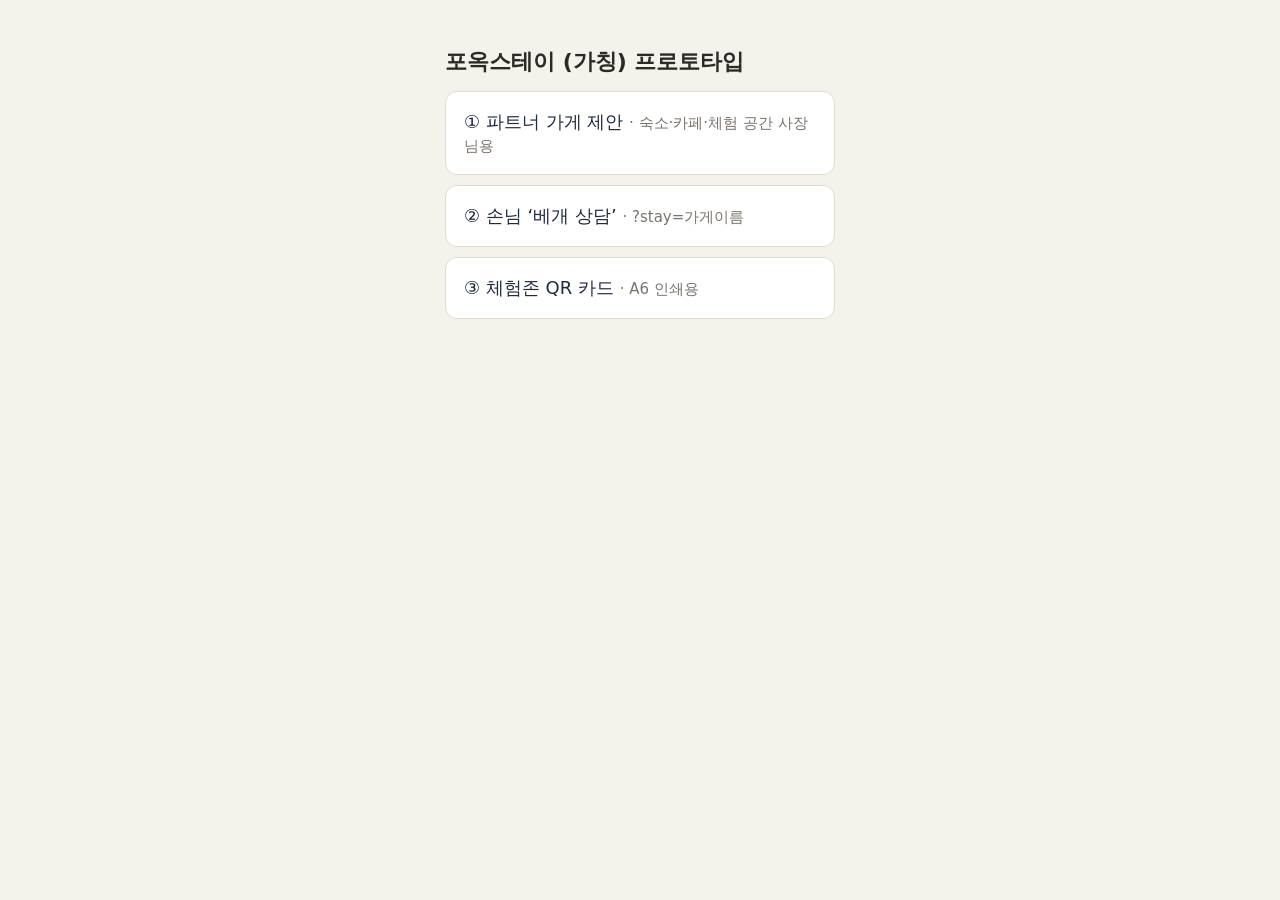
<file: index.html>
<!doctype html>
<html lang="ko"><head><meta charset="utf-8"><meta name="viewport" content="width=device-width,initial-scale=1">
<title>포옥스테이 프로토타입</title>
<style>body{font-family:system-ui,sans-serif;background:#f5f1eb;color:#2b2a27;padding:32px 20px;max-width:390px;margin:auto}a{display:block;padding:18px;margin:10px 0;background:#fff;border:1px solid #e2dbd0;border-radius:12px;color:#1f2a44;text-decoration:none;font-size:18px}small{color:#7a746b}</style>
</head><body>
<h1 style="font-size:22px">포옥스테이 (가칭) 프로토타입</h1>
<a href="partner.html">① 파트너 가게 제안 <small>· 숙소·카페·체험 공간 사장님용</small></a>
<a href="guest.html?stay=바다커피">② 손님 ‘베개 상담’ <small>· ?stay=가게이름</small></a>
<a href="card.html?stay=바다커피">③ 체험존 QR 카드 <small>· A6 인쇄용</small></a>
</body></html>
</file>
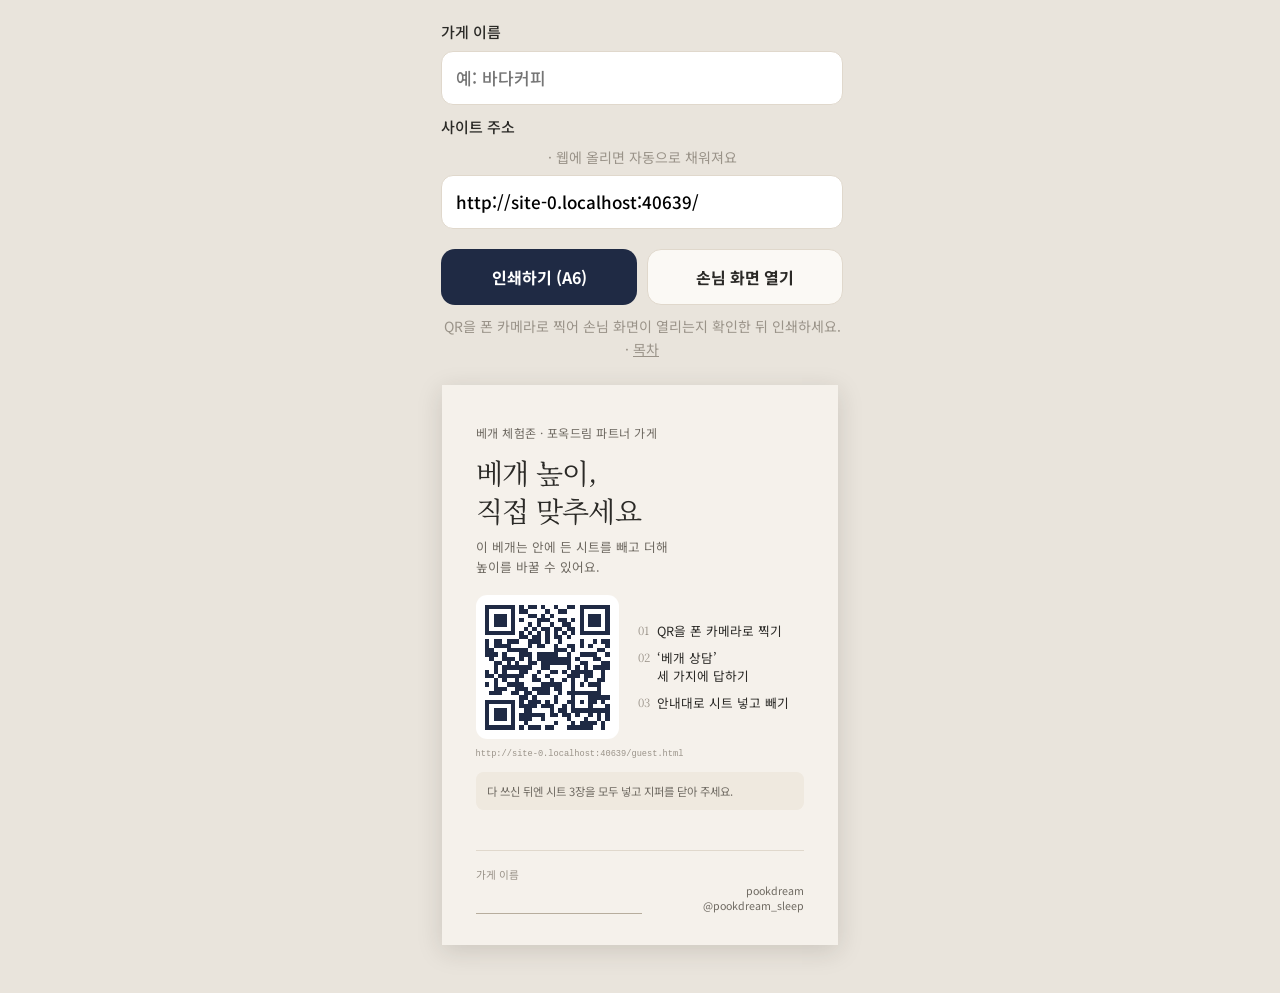
<file: card.html>
<!doctype html>
<html lang="ko">
<head>
<meta charset="utf-8">
<meta name="viewport" content="width=device-width,initial-scale=1">
<title>체험존 QR 카드 (A6)</title>
<link rel="stylesheet" href="common.css?v=2">
<style>
  @page{size:105mm 148mm;margin:0}
  body{background:#e9e4dc;font-size:16px}
  .tools{max-width:430px;margin:0 auto;padding:20px 16px 8px;display:grid;gap:10px}
  .tools label{display:grid;gap:6px;font-size:15px;font-weight:500}
  .tools input{font:inherit;font-size:17px;min-height:54px;padding:10px 14px;border-radius:12px;border:1.5px solid var(--line);background:#fff}
  .tools .row{display:grid;grid-template-columns:1fr 1fr;gap:10px}
  .tools .btn{min-height:54px;font-size:16px}
  .tools .note{text-align:center}

  .sheet-wrap{display:flex;justify-content:center;padding:16px 16px 48px}
  /* A6 = 105 × 148mm */
  .card{width:105mm;height:148mm;background:var(--bg);color:var(--ink);padding:10mm 9mm 8mm;display:flex;flex-direction:column;box-shadow:0 6px 24px rgba(40,35,25,.15);position:relative;overflow:hidden}
  .card .eyebrow{font-size:9pt;letter-spacing:.04em}
  .card h1{font-family:var(--serif);font-weight:400;font-size:21pt;line-height:1.35;letter-spacing:-0.03em;margin:3mm 0 2mm}
  .card .sub{font-size:9.5pt;color:var(--sub);line-height:1.55}
  .qr-row{display:grid;grid-template-columns:38mm 1fr;gap:5mm;align-items:center;margin:5mm 0 4mm}
  .qr{width:38mm;height:38mm;border-radius:3mm;background:#fff;padding:2.5mm;display:flex;align-items:center;justify-content:center}
  .qr svg{width:100%;height:100%;display:block}
  .qr.empty{border:1.2px dashed #a99f8f;font-size:8pt;color:var(--faint);text-align:center}
  .steps{list-style:none;font-size:9.5pt;line-height:1.45;display:grid;gap:2.2mm}
  .steps li{display:grid;grid-template-columns:5mm 1fr}
  .steps span{font-family:var(--serif);color:var(--faint);font-size:8.5pt}
  .url{font-family:ui-monospace,Consolas,monospace;font-size:6.5pt;color:var(--faint);word-break:break-all;margin-top:-2mm}
  .stay-line{margin-top:auto;border-top:1px solid var(--line);padding-top:4mm;display:flex;align-items:flex-end;justify-content:space-between;gap:4mm}
  .stay-line .k{font-size:8pt;color:var(--faint)}
  .stay-line .v{font-family:var(--serif);font-size:14pt;border-bottom:1px solid #b7ad9d;min-width:44mm;padding-bottom:1mm;min-height:8mm}
  .stay-line .brand{font-size:8pt;color:var(--sub);text-align:right;line-height:1.4}
  .keep{font-size:8.5pt;color:var(--sub);background:#efe9df;border-radius:2mm;padding:2.5mm 3mm;margin-bottom:4mm}

  @media print{
    body{background:none}
    .tools{display:none}
    .sheet-wrap{padding:0}
    .card{box-shadow:none}
    *{-webkit-print-color-adjust:exact;print-color-adjust:exact}
  }
  @media screen and (max-width:440px){
    /* 폰 화면에서는 카드 비율 그대로 축소해 미리보기 */
    .sheet-wrap{padding:8px 0 40px}
    .card{zoom:0.86}
  }
</style>
</head>
<body>
<div class="tools">
  <label>가게 이름<input id="stayInput" maxlength="20" placeholder="예: 바다커피"></label>
  <label>사이트 주소 <span class="note" style="font-weight:400">· 웹에 올리면 자동으로 채워져요</span><input id="baseInput" inputmode="url" placeholder="https://pookstay.netlify.app/"></label>
  <p class="err" id="baseWarn" style="font-size:14px;color:#a1452f"></p>
  <div class="row">
    <button class="btn btn-navy" type="button" onclick="print()">인쇄하기 (A6)</button>
    <a class="btn btn-line" id="toGuest" href="guest.html">손님 화면 열기</a>
  </div>
  <p class="note">QR을 폰 카메라로 찍어 손님 화면이 열리는지 확인한 뒤 인쇄하세요. · <a href="index.html">목차</a></p>
</div>

<div class="sheet-wrap">
  <article class="card">
    <p class="eyebrow">베개 체험존 · 포옥드림 파트너 가게</p>
    <h1>베개 높이,<br>직접 맞추세요</h1>
    <p class="sub">이 베개는 안에 든 시트를 빼고 더해<br>높이를 바꿀 수 있어요.</p>

    <div class="qr-row">
      <div class="qr" id="qr" role="img" aria-label="손님 화면 QR 코드"></div>
      <ol class="steps">
        <li><span>01</span>QR을 폰 카메라로 찍기</li>
        <li><span>02</span>‘베개 상담’<br>세 가지에 답하기</li>
        <li><span>03</span>안내대로 시트 넣고 빼기</li>
      </ol>
    </div>
    <p class="url" id="url"></p>

    <p class="keep" style="margin-top:3mm">다 쓰신 뒤엔 시트 3장을 모두 넣고 지퍼를 닫아 주세요.</p>

    <div class="stay-line">
      <div><p class="k">가게 이름</p><p class="v" id="stayName"></p></div>
      <p class="brand">pookdream<br>@pookdream_sleep</p>
    </div>
  </article>
</div>

<script src="common.js?v=2"></script>
<script src="vendor/qrcode.min.js"></script>
<script>
  const input = document.getElementById('stayInput');
  const baseInput = document.getElementById('baseInput');

  // 기본 사이트 주소 = 지금 이 카드가 열린 폴더 (웹에 올리면 그 주소)
  const here = new URL('.', location.href).href;
  baseInput.value = new URLSearchParams(location.search).get('base') || here;

  // 텍스트 → QR SVG (오류 정정 M, 인쇄용 벡터)
  function qrSvg(text){
    const qr = qrcode(0, 'M');           // 0 = 길이에 맞춰 버전 자동 선택
    qr.addData(text);
    qr.make();
    const n = qr.getModuleCount();
    let d = '';
    for (let r = 0; r < n; r++) for (let c = 0; c < n; c++)
      if (qr.isDark(r, c)) d += `M${c} ${r}h1v1h-1z`;
    return `<svg xmlns="http://www.w3.org/2000/svg" viewBox="0 0 ${n} ${n}" shape-rendering="crispEdges"><path d="${d}" fill="#1f2a44"/></svg>`;
  }

  function guestUrl(stay){
    const raw = baseInput.value.trim();
    if (!/^https?:\/\/[^/]+/i.test(raw)) return null;
    let base;
    try { base = new URL(raw); } catch { return null; }
    // 폴더 주소로 맞춤: .../card.html → .../ , .../pookstay → .../pookstay/
    if (!base.pathname.endsWith('/'))
      base.pathname = /\.[a-z0-9]+$/i.test(base.pathname) ? base.pathname.replace(/[^/]*$/, '') : base.pathname + '/';
    base.search = ''; base.hash = '';
    return new URL(withStay('guest.html', stay), base).href;   // 한글은 %인코딩 → 어떤 QR 앱도 읽음
  }

  function render(){
    const stay = input.value.trim().slice(0,20);
    document.getElementById('stayName').textContent = stay;
    document.getElementById('toGuest').href = withStay('guest.html', stay);

    const url = guestUrl(stay), qrEl = document.getElementById('qr'), warn = document.getElementById('baseWarn');
    if (url){
      qrEl.classList.remove('empty');
      qrEl.innerHTML = qrSvg(url);
      document.getElementById('url').textContent = decodeURI(url);
      const host = new URL(url).hostname;
      warn.textContent = /^(localhost|127\.|192\.168\.|10\.)/.test(host)
        ? '지금은 이 컴퓨터 주소라 손님 폰에서는 열리지 않아요. 웹에 올린 뒤 그 주소로 인쇄하세요.' : '';
    } else {
      qrEl.classList.add('empty');
      qrEl.textContent = '사이트 주소를 넣으면 QR이 생겨요';
      document.getElementById('url').textContent = '';
      warn.textContent = '사이트 주소는 https:// 로 시작해야 해요.';
    }

    const u = new URL(location.href);
    stay ? u.searchParams.set('stay', stay) : u.searchParams.delete('stay');
    baseInput.value.trim() && baseInput.value.trim() !== here ? u.searchParams.set('base', baseInput.value.trim()) : u.searchParams.delete('base');
    history.replaceState(null, '', u);
  }
  input.value = getStay('');
  input.addEventListener('input', render);
  baseInput.addEventListener('input', render);
  render();
</script>
</body>
</html>
</file>
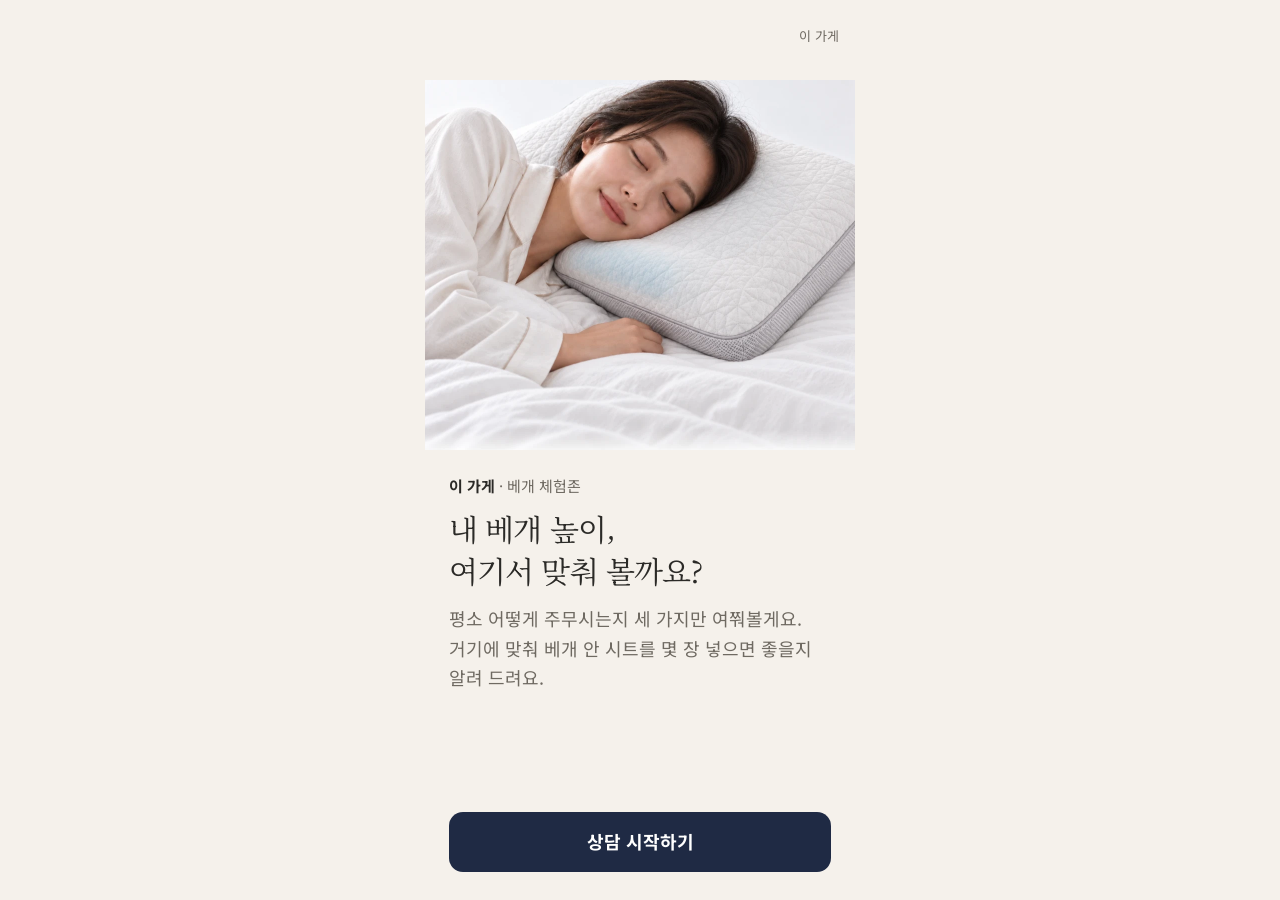
<file: guest.html>
<!doctype html>
<html lang="ko">
<head>
<meta charset="utf-8">
<meta name="viewport" content="width=device-width,initial-scale=1,viewport-fit=cover">
<title>베개 상담</title>
<link rel="stylesheet" href="common.css?v=2">
<script>
/* ============================================================
   조절 규칙 설정값 (가안) — 여기만 바꾸면 결과가 바뀝니다
   ============================================================ */
const CONFIG = {
  baseSheets:   { back: 2, side: 3, stomach: 1 },   // Q1 자세별 기본 시트 수
  preferAdjust: { low: -1, mid: 0, high: +1 },      // Q2 평소 높이 보정
  minSheets: 1,
  maxSheets: 3,
  discountPrefix: 'POOK-',                           // 할인 코드 = 접두어 + 가게이름
  buyUrl: '#',                                       // 구매 링크 (비워 둠)
  defaultStay: '이 가게',                            // ?stay= 가 없을 때
};
</script>
<style>
  body{background:var(--bg)}
  .app{display:flex;flex-direction:column;min-height:100vh;min-height:100dvh}
  .top{display:flex;align-items:center;justify-content:space-between;padding:14px 16px;min-height:60px}
  .back{background:none;border:0;font:inherit;font-size:16px;color:var(--sub);min-height:44px;padding:0 8px;cursor:pointer}
  .back[hidden]{display:block;visibility:hidden}
  .dots{display:flex;gap:6px}
  .dots i{width:8px;height:8px;border-radius:50%;background:var(--line)}
  .dots i.on{background:var(--navy)}
  .stay-chip{font-size:13px;color:var(--sub);max-width:46%;text-align:right;white-space:nowrap;overflow:hidden;text-overflow:ellipsis}

  .screen{display:none;flex:1;flex-direction:column;padding:8px 24px calc(28px + env(safe-area-inset-bottom));animation:in .28s ease}
  .screen.on{display:flex}
  @keyframes in{from{opacity:0;transform:translateY(8px)}to{opacity:1;transform:none}}
  .grow{flex:1}
  .q-no{font-family:var(--serif);color:var(--faint);font-size:16px;margin-top:12px}
  .q{font-size:27px;font-weight:700;line-height:1.42;letter-spacing:-0.03em;margin:8px 0 28px}
  .opts{display:grid;gap:12px}
  .opt{display:flex;align-items:center;gap:16px;width:100%;min-height:76px;padding:14px 20px;border-radius:16px;border:1.5px solid var(--line);background:var(--paper);font:inherit;font-size:20px;font-weight:500;color:var(--ink);text-align:left;cursor:pointer;transition:border-color .15s,background .15s}
  .opt:active,.opt.sel{border-color:var(--navy);background:#eef0f5}
  .opt svg{flex:none;width:44px;height:44px}
  .opt small{display:block;font-size:14px;color:var(--sub);font-weight:400}

  /* 시작 */
  .start-photo{margin:0 -24px 24px}
  .welcome{font-size:15px;color:var(--sub)}
  .welcome b{color:var(--ink)}

  /* 결과 */
  .result-k{font-size:16px;color:var(--sub);margin-top:6px}
  .result-v{font-family:var(--serif);font-size:34px;line-height:1.35;letter-spacing:-0.03em;margin:4px 0 20px}
  .result-v b{font-weight:600;color:var(--navy)}
  .stack{background:var(--paper);border:1px solid var(--line);border-radius:16px;padding:18px 18px 16px;display:grid;grid-template-columns:1fr 120px;gap:16px;align-items:center}
  .stack .bars{display:grid;gap:6px}
  .stack .bar{height:20px;border-radius:10px;background:var(--sheet);border:1.5px solid #9fbad6}
  .stack .bar.off{background:transparent;border:1.5px dashed var(--line)}
  .stack .base{height:8px;border-radius:4px;background:#d9d3c9;margin-top:2px}
  .stack p{font-size:14px;color:var(--sub);line-height:1.5}
  .stack p b{color:var(--ink);font-size:16px}
  .neck{margin-top:12px;display:grid;grid-template-columns:72px 1fr;gap:14px;align-items:center;background:#efe9df;border-radius:16px;padding:14px 16px}
  .neck .crop{border-radius:50%;aspect-ratio:1/1!important}
  .neck b{display:block;font-size:17px}
  .neck span{font-size:14px;color:var(--sub)}
  .how{display:grid;grid-template-columns:repeat(3,1fr);gap:8px;margin:18px 0 6px}
  .how figure{font-size:13px;color:var(--sub);text-align:center;line-height:1.4}
  .how .crop{border-radius:10px;margin-bottom:6px;aspect-ratio:1/1!important}

  .adjust-box{background:var(--paper);border:1px solid var(--line);border-radius:16px;padding:22px 20px;margin-top:6px}
  .adjust-box .big{font-family:var(--serif);font-size:28px;line-height:1.4;margin-bottom:10px}

  /* 마지막 */
  .end-photo{margin:0 -24px 24px}
  .codebox{display:flex;align-items:center;justify-content:space-between;gap:12px;background:var(--paper);border:1.5px dashed #c9bfae;border-radius:14px;padding:14px 16px;margin:22px 0 6px}
  .codebox code{font-family:ui-monospace,Consolas,monospace;font-size:19px;letter-spacing:.03em;overflow-wrap:anywhere}
  .codebox button{flex:none;min-height:44px;padding:0 14px;border-radius:10px;border:1px solid var(--line);background:#fff;font:inherit;font-size:15px;cursor:pointer}
  .mysetting{margin-top:18px;font-size:15px;color:var(--sub);border-top:1px solid var(--line);padding-top:14px}
  .actions{display:grid;gap:10px;margin-top:24px}
</style>
</head>
<body>
<div class="app">
  <div class="top">
    <button class="back" id="backBtn" type="button" hidden>‹ 이전</button>
    <div class="dots" id="dots" aria-hidden="true"><i></i><i></i><i></i></div>
    <span class="stay-chip" id="stayChip"></span>
  </div>

  <!-- 시작 -->
  <section class="screen" data-s="start">
    <div class="start-photo crop" data-crop="11.webp 0 440 860 1180" data-alt="데일리핏 베개를 베고 자는 모습"></div>
    <p class="welcome"><b class="js-stay"></b> · 베개 체험존</p>
    <h1 class="h1" style="margin:8px 0 12px">내 베개 높이,<br>여기서 맞춰 볼까요?</h1>
    <p class="lead">평소 어떻게 주무시는지 세 가지만 여쭤볼게요. 거기에 맞춰 베개 안 시트를 몇 장 넣으면 좋을지 알려 드려요.</p>
    <div class="grow"></div>
    <button class="btn btn-navy" type="button" data-go="q1" style="margin-top:28px">상담 시작하기</button>
  </section>

  <!-- Q1 -->
  <section class="screen" data-s="q1" data-step="1">
    <p class="q-no">상담 1 / 3</p>
    <h2 class="q">먼저, 주로 어떻게<br>주무세요?</h2>
    <div class="opts">
      <button class="opt" type="button" data-q="pose" data-v="back"><svg viewBox="0 0 44 44" fill="none" stroke="#1f2a44" stroke-width="2"><rect x="3" y="26" width="38" height="6" rx="3"/><circle cx="10" cy="20" r="5"/><path d="M15 22h24" stroke-linecap="round"/></svg>바로 누워서</button>
      <button class="opt" type="button" data-q="pose" data-v="side"><svg viewBox="0 0 44 44" fill="none" stroke="#1f2a44" stroke-width="2"><rect x="3" y="26" width="38" height="6" rx="3"/><circle cx="10" cy="17" r="5"/><path d="M15 19c6 0 8 4 13 4s8-4 11-4" stroke-linecap="round"/></svg>옆으로</button>
      <button class="opt" type="button" data-q="pose" data-v="stomach"><svg viewBox="0 0 44 44" fill="none" stroke="#1f2a44" stroke-width="2"><rect x="3" y="26" width="38" height="6" rx="3"/><circle cx="10" cy="21" r="5"/><path d="M15 24h24M30 20l4 4" stroke-linecap="round"/></svg>엎드려서</button>
    </div>
  </section>

  <!-- Q2 -->
  <section class="screen" data-s="q2" data-step="2">
    <p class="q-no">상담 2 / 3</p>
    <h2 class="q">집에서는 어떤 베개가<br>편하셨어요?</h2>
    <div class="opts">
      <button class="opt" type="button" data-q="prefer" data-v="low"><svg viewBox="0 0 44 44" fill="none" stroke="#1f2a44" stroke-width="2"><path d="M5 30c4-4 30-4 34 0z"/></svg>낮은 편</button>
      <button class="opt" type="button" data-q="prefer" data-v="mid"><svg viewBox="0 0 44 44" fill="none" stroke="#1f2a44" stroke-width="2"><path d="M5 30c2-8 32-8 34 0z"/></svg>보통</button>
      <button class="opt" type="button" data-q="prefer" data-v="high"><svg viewBox="0 0 44 44" fill="none" stroke="#1f2a44" stroke-width="2"><path d="M5 30c1-13 33-13 34 0z"/></svg>높은 편</button>
    </div>
  </section>

  <!-- Q3 -->
  <section class="screen" data-s="q3" data-step="3">
    <p class="q-no">상담 3 / 3</p>
    <h2 class="q">마지막으로, 자고 나면<br>목이 뻐근한 편이세요?</h2>
    <div class="opts">
      <button class="opt" type="button" data-q="neck" data-v="yes">네</button>
      <button class="opt" type="button" data-q="neck" data-v="no">아니요</button>
    </div>
  </section>

  <!-- 결과 -->
  <section class="screen" data-s="result">
    <p class="result-k">상담 결과 · 내게 맞는 높이</p>
    <h2 class="result-v">시트 <b class="js-n"></b>장을<br>넣어 주세요</h2>
    <div class="stack">
      <div><div class="bars js-bars"></div><div class="base"></div></div>
      <p><b class="js-n-text"></b><br><span class="js-off-text"></span></p>
    </div>
    <div class="neck js-neck" hidden>
      <div class="crop" data-crop="8.webp 62 1205 202 1345" data-alt="넥서포트존 시트"></div>
      <div><b>목 쪽을 조금 더 채워 주세요</b><span>시트의 목 쪽 칸(넥서포트존) 충전재는 더 풍성하게, 머리 쪽은 조금 덜어 낮게 맞춰 보세요.</span></div>
    </div>
    <div class="how">
      <figure><div class="crop" data-crop="17.webp 40 322 245 527" data-alt="지퍼를 여는 모습"></div>지퍼를 열고</figure>
      <figure><div class="crop" data-crop="17.webp 262 562 466 766" data-alt="시트를 빼는 모습"></div>시트를 넣고 빼고</figure>
      <figure><div class="crop" data-crop="17.webp 40 800 245 1005" data-alt="지퍼를 닫은 베개"></div>지퍼를 닫아요</figure>
    </div>
    <div class="grow"></div>
    <button class="btn btn-navy" type="button" data-go="feedback" style="margin-top:20px">맞췄어요, 누워 볼게요</button>
  </section>

  <!-- 피드백 -->
  <section class="screen" data-s="feedback">
    <p class="q-no">잠깐 누워 본 뒤</p>
    <h2 class="q">잘 맞나요?</h2>
    <div class="opts">
      <button class="opt" type="button" data-fb="good">딱 맞아요</button>
      <button class="opt" type="button" data-fb="high">아직 높아요</button>
      <button class="opt" type="button" data-fb="low">아직 낮아요</button>
    </div>
    <p class="note" style="margin-top:18px">사용감은 체형과 습관에 따라 달라요. 편한 쪽으로 한 장씩 바꿔 보세요.</p>
  </section>

  <!-- 조절 안내 -->
  <section class="screen" data-s="adjust">
    <p class="q-no js-adj-k"></p>
    <div class="adjust-box">
      <p class="big js-adj-title"></p>
      <p class="lead js-adj-body" style="font-size:16px"></p>
    </div>
    <div class="stack" style="margin-top:12px">
      <div><div class="bars js-bars"></div><div class="base"></div></div>
      <p><b class="js-n-text"></b><br><span class="js-off-text"></span></p>
    </div>
    <div class="grow"></div>
    <button class="btn btn-navy" type="button" data-go="feedback" style="margin-top:24px">다시 누워 볼게요</button>
  </section>

  <!-- 마지막 -->
  <section class="screen" data-s="end">
    <div class="end-photo crop" data-crop="9.webp 40 690 820 1180" data-alt="데일리핏 베개"></div>
    <p class="eyebrow">포옥드림 파트너 가게</p>
    <h2 class="h1" style="font-size:26px;margin:8px 0 12px"><span class="js-stay-topic"></span><br>포옥드림 파트너 가게예요.</h2>
    <p class="lead">오늘 맞춰 본 높이 그대로,<br>집에서도 같은 베개로.</p>
    <div class="codebox">
      <code id="code"></code>
      <button type="button" id="copyBtn">복사</button>
    </div>
    <p class="note">할인 코드 예시예요. 할인율은 <span class="tbd">(가안)</span></p>
    <p class="mysetting">오늘 내 설정 · <b class="js-summary" style="color:var(--ink)"></b></p>
    <p class="note" style="margin-top:8px">다 써 보셨다면, 다음 손님을 위해 시트 3장을 모두 넣고 지퍼를 닫아 주세요.</p>
    <div class="actions">
      <a class="btn btn-navy" id="buyBtn" href="#">데일리핏 보러 가기</a>
      <button class="btn btn-ghost" type="button" id="restart">처음부터 다시 하기</button>
    </div>
  </section>
</div>

<script src="common.js?v=2"></script>
<script>
const stay = getStay(CONFIG.defaultStay);
const state = { pose:null, prefer:null, neck:null, n:null };
const history_ = [];
let current = null;

document.title = `${stay} · 베개 상담`;
document.querySelectorAll('.js-stay').forEach(el => el.textContent = stay);
document.getElementById('stayChip').textContent = stay;
// 받침 유무로 은/는 선택 (한글이 아니면 '은(는)')
function topic(word){
  const c = word.charCodeAt(word.length - 1);
  if (c < 0xAC00 || c > 0xD7A3) return word + '은(는)';
  return word + ((c - 0xAC00) % 28 ? '은' : '는');
}
document.querySelectorAll('.js-stay-topic').forEach(el => el.textContent = topic(stay));
document.getElementById('code').textContent = CONFIG.discountPrefix + stay.replace(/\s+/g,'');
document.getElementById('buyBtn').href = CONFIG.buyUrl;

function clamp(n){ return Math.max(CONFIG.minSheets, Math.min(CONFIG.maxSheets, n)); }
function recommend(){ return clamp(CONFIG.baseSheets[state.pose] + CONFIG.preferAdjust[state.prefer]); }

function renderStack(){
  document.querySelectorAll('.js-n').forEach(el => el.textContent = state.n);
  document.querySelectorAll('.js-bars').forEach(el => {
    el.innerHTML = '';
    for (let i = CONFIG.maxSheets; i >= 1; i--){
      const b = document.createElement('div');
      b.className = 'bar' + (i > state.n ? ' off' : '');
      el.appendChild(b);
    }
  });
  const off = CONFIG.maxSheets - state.n;
  document.querySelectorAll('.js-n-text').forEach(el => el.textContent = `시트 ${state.n}장 넣기`);
  document.querySelectorAll('.js-off-text').forEach(el =>
    el.textContent = off > 0 ? `뺀 ${off}장은 베개 옆에 잘 두어 주세요.` : '시트 3장을 모두 넣어요.');
  document.querySelector('.js-neck').hidden = state.neck !== 'yes';
  document.querySelector('.js-summary').textContent =
    `시트 ${state.n}장` + (state.neck === 'yes' ? ' + 목 쪽 조금 더' : '');
}

function show(name, push = true){
  if (push && current) history_.push(current);
  current = name;
  document.querySelectorAll('.screen').forEach(s => s.classList.toggle('on', s.dataset.s === name));
  const step = +(document.querySelector(`.screen[data-s="${name}"]`).dataset.step || 0);
  const inQuiz = step > 0;
  document.getElementById('dots').style.visibility = inQuiz ? 'visible' : 'hidden';
  document.querySelectorAll('#dots i').forEach((d,i) => d.classList.toggle('on', i < step));
  document.getElementById('backBtn').hidden = name === 'start';
  window.scrollTo(0,0);
}

document.getElementById('backBtn').onclick = () => { if (history_.length) show(history_.pop(), false); };

document.querySelectorAll('[data-go]').forEach(b => b.onclick = () => show(b.dataset.go));

document.querySelectorAll('[data-q]').forEach(b => b.onclick = () => {
  state[b.dataset.q] = b.dataset.v;
  b.parentElement.querySelectorAll('.opt').forEach(o => o.classList.toggle('sel', o === b));
  const next = { pose:'q2', prefer:'q3', neck:'result' }[b.dataset.q];
  if (next === 'result'){ state.n = recommend(); renderStack(); }
  setTimeout(() => show(next), 160);
});

document.querySelectorAll('[data-fb]').forEach(b => b.onclick = () => {
  const fb = b.dataset.fb;
  if (fb === 'good'){ show('end'); return; }
  const k = document.querySelector('.js-adj-k'), t = document.querySelector('.js-adj-title'), body = document.querySelector('.js-adj-body');
  if (fb === 'high'){
    k.textContent = '아직 높다면';
    if (state.n > CONFIG.minSheets){ state.n--; t.textContent = '시트 1장을 빼 주세요'; body.textContent = `이제 ${state.n}장이에요. 뺀 시트는 베개 옆에 잘 두어 주세요.`; }
    else { t.textContent = '이미 가장 낮은 높이예요'; body.textContent = '남은 시트 안 충전재를 조금 덜어 내면 더 낮아져요.'; }
  } else {
    k.textContent = '아직 낮다면';
    if (state.n < CONFIG.maxSheets){ state.n++; t.textContent = '시트 1장을 넣어 주세요'; body.textContent = `이제 ${state.n}장이에요. 옆에 둔 시트를 다시 넣어 주세요.`; }
    else { t.textContent = '이미 가장 높은 높이예요'; body.textContent = '목 쪽이 허전하면 시트의 목 쪽 칸(넥서포트존) 충전재를 조금 더 풍성하게 맞춰 보세요.'; }
  }
  renderStack();
  show('adjust');
});

document.getElementById('copyBtn').onclick = e => copyText(document.getElementById('code').textContent, e.currentTarget);
document.getElementById('restart').onclick = () => {
  Object.keys(state).forEach(k => state[k] = null);
  document.querySelectorAll('.opt.sel').forEach(o => o.classList.remove('sel'));
  history_.length = 0; current = null; show('start');
};

show('start');
</script>
</body>
</html>
</file>
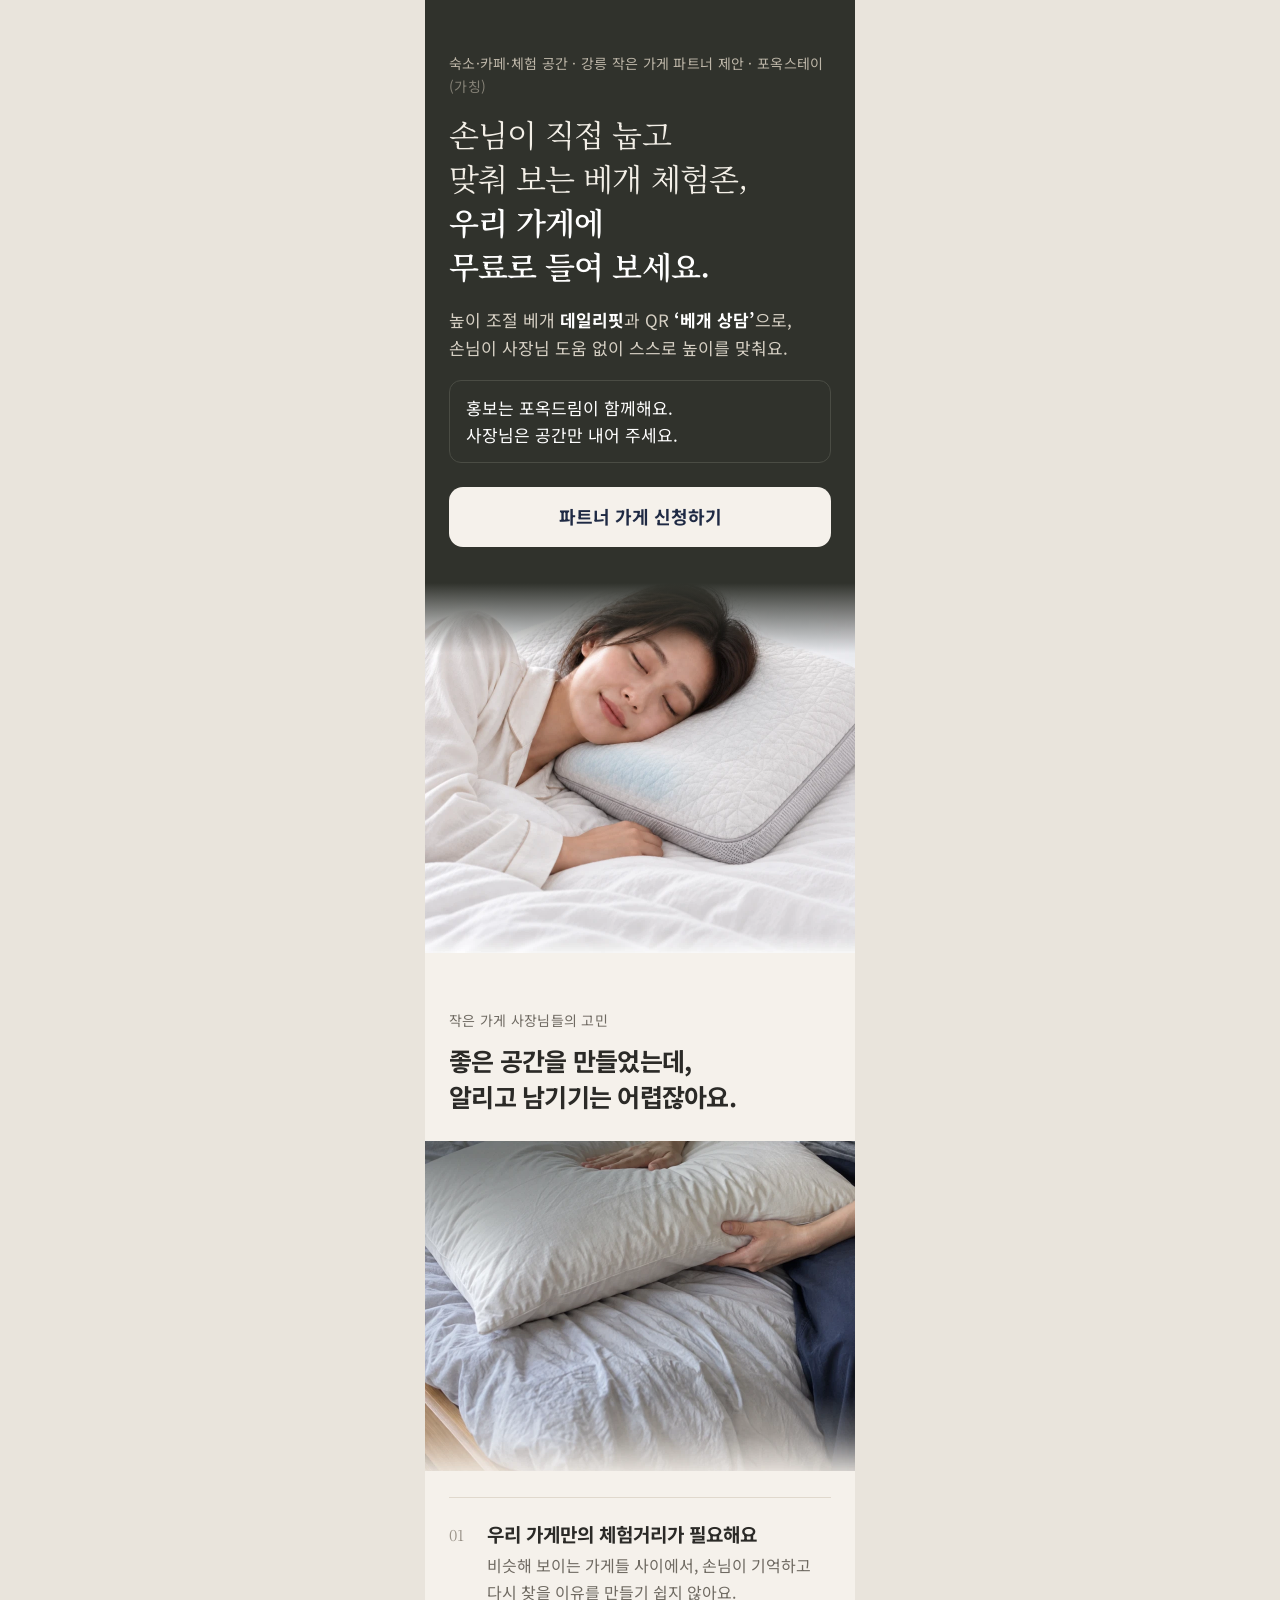
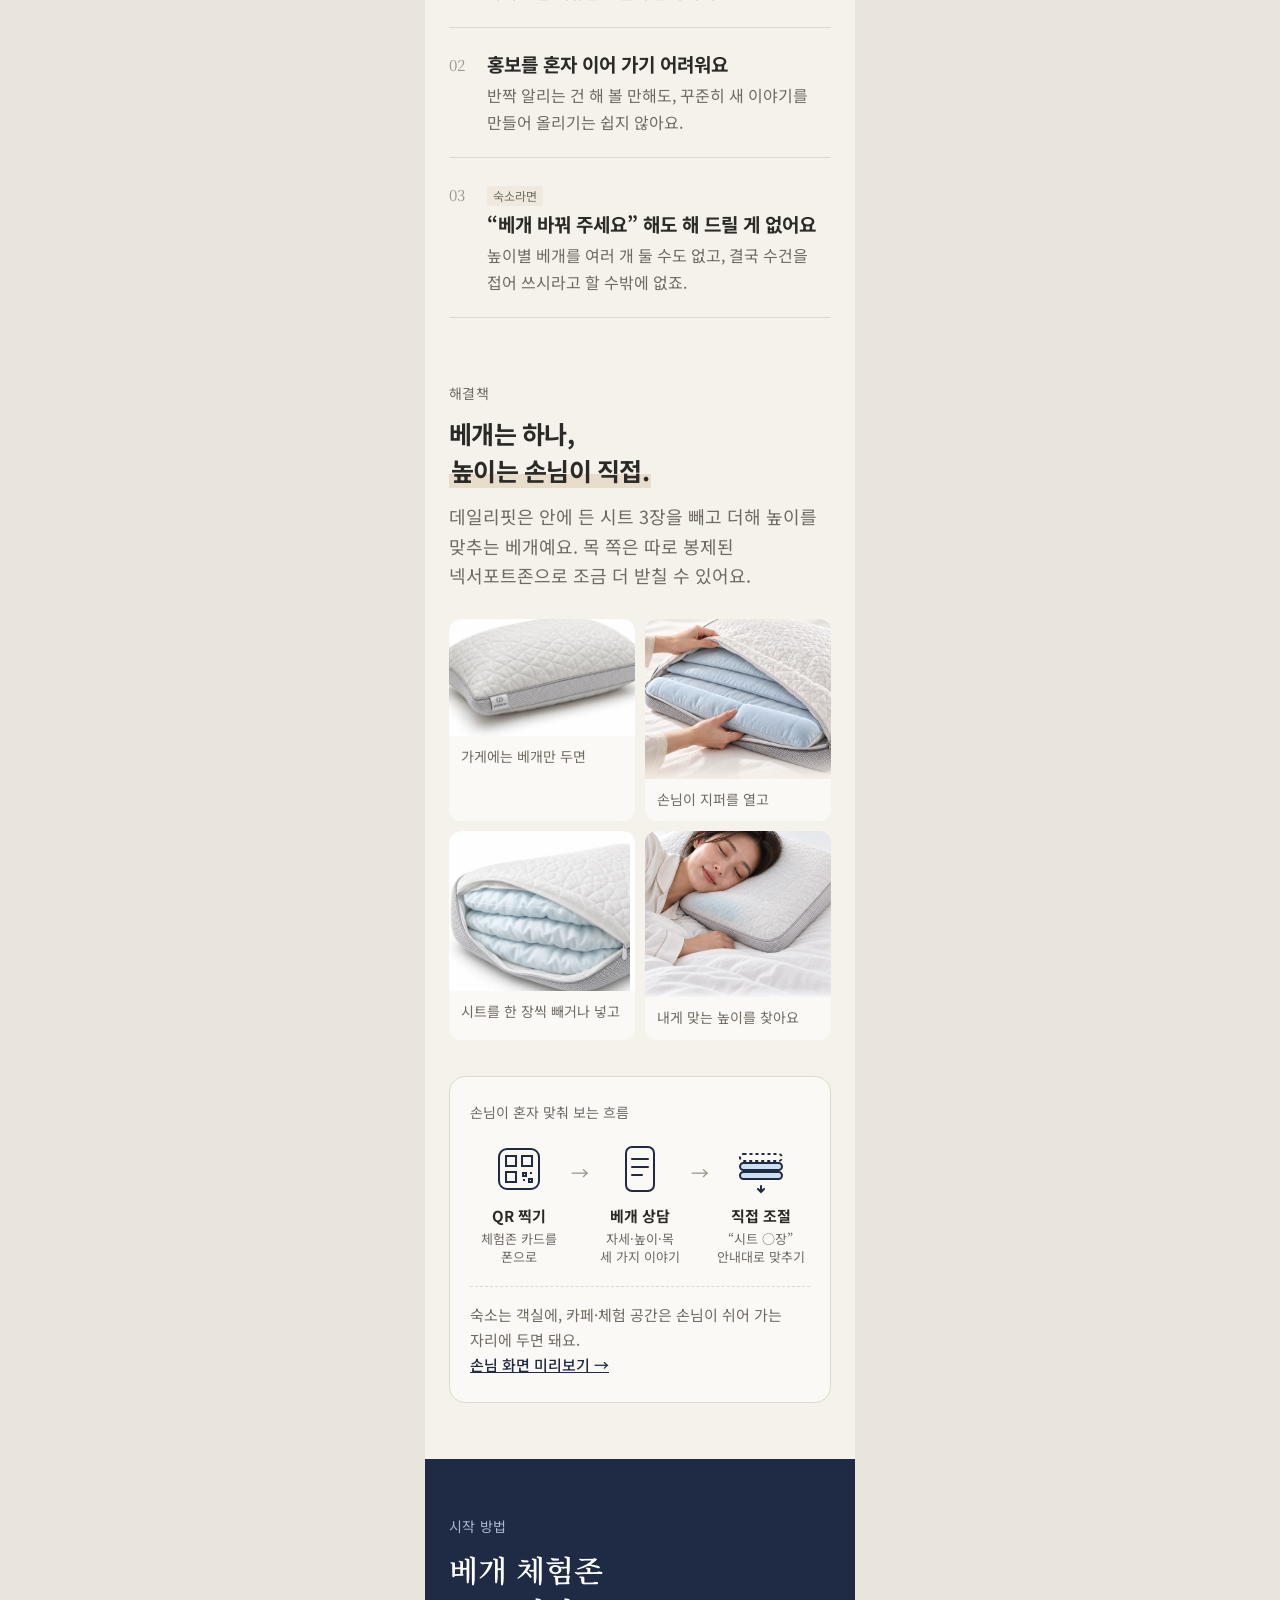
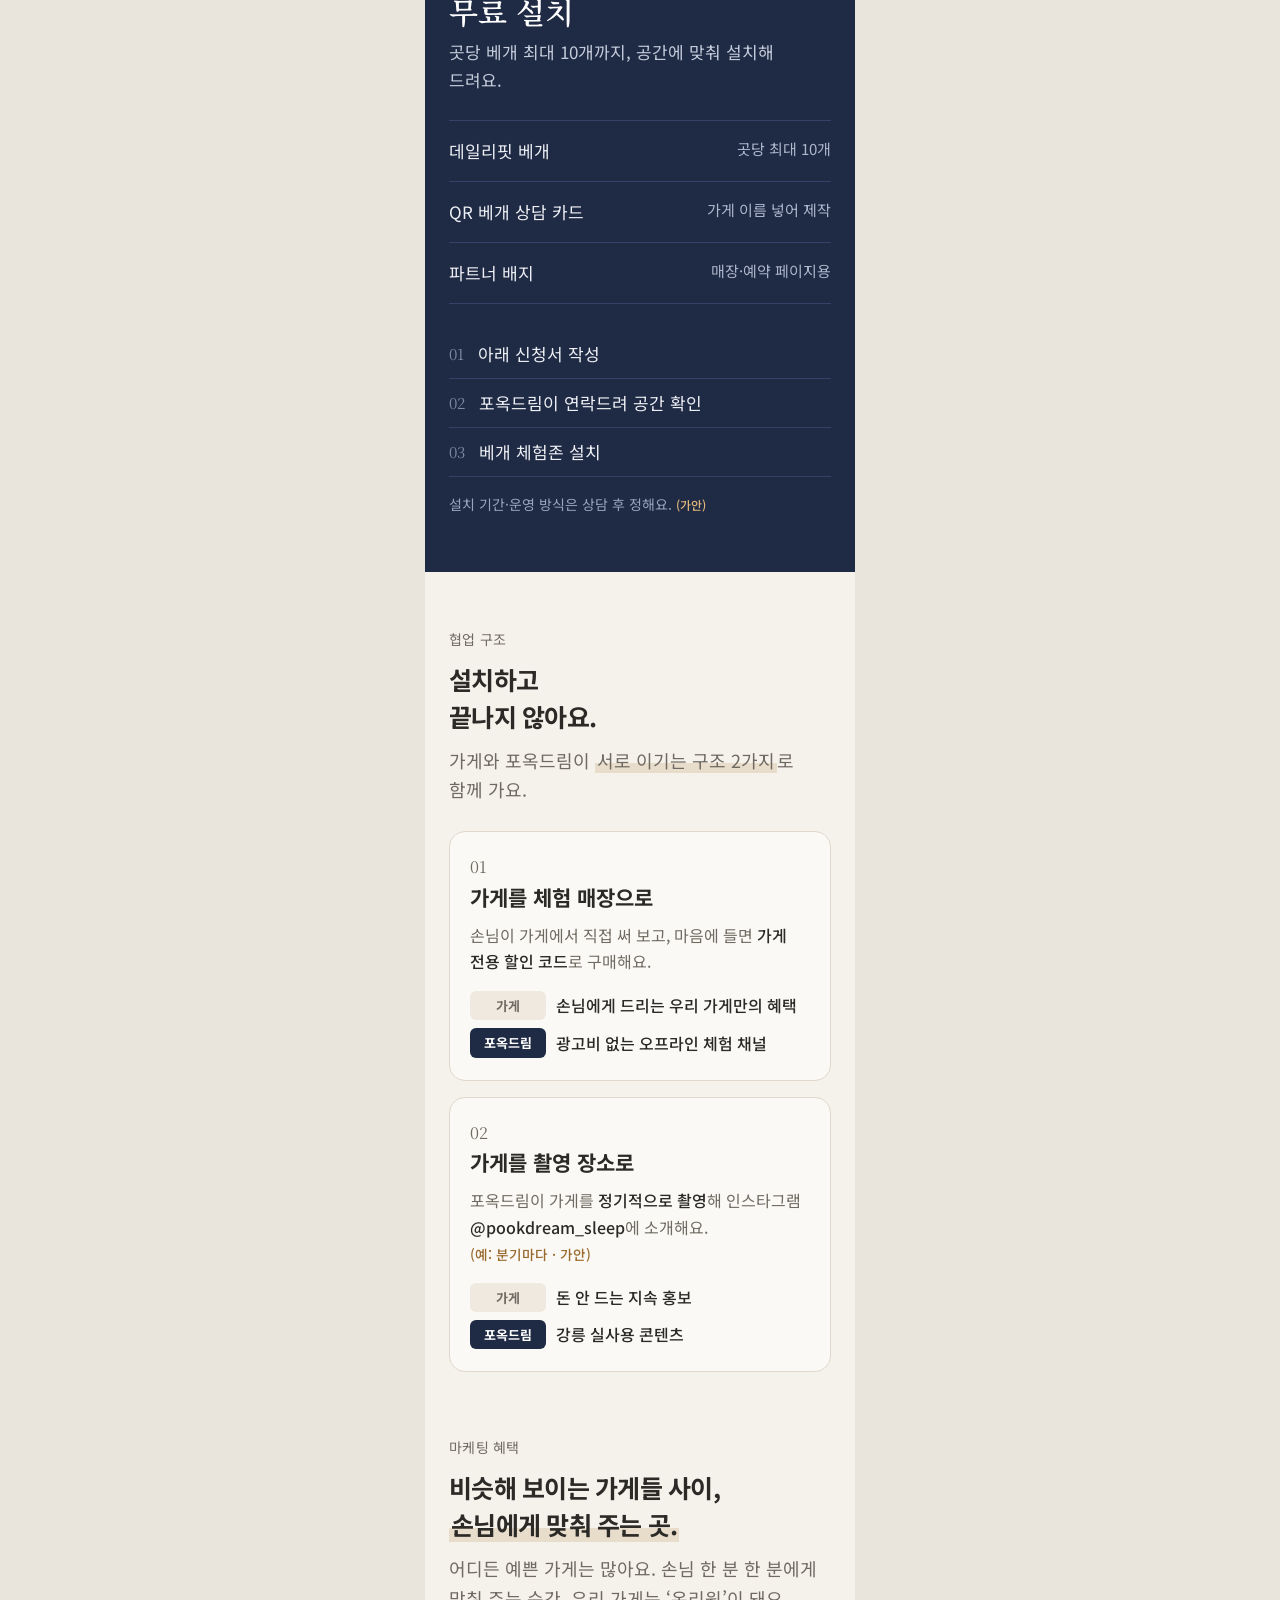
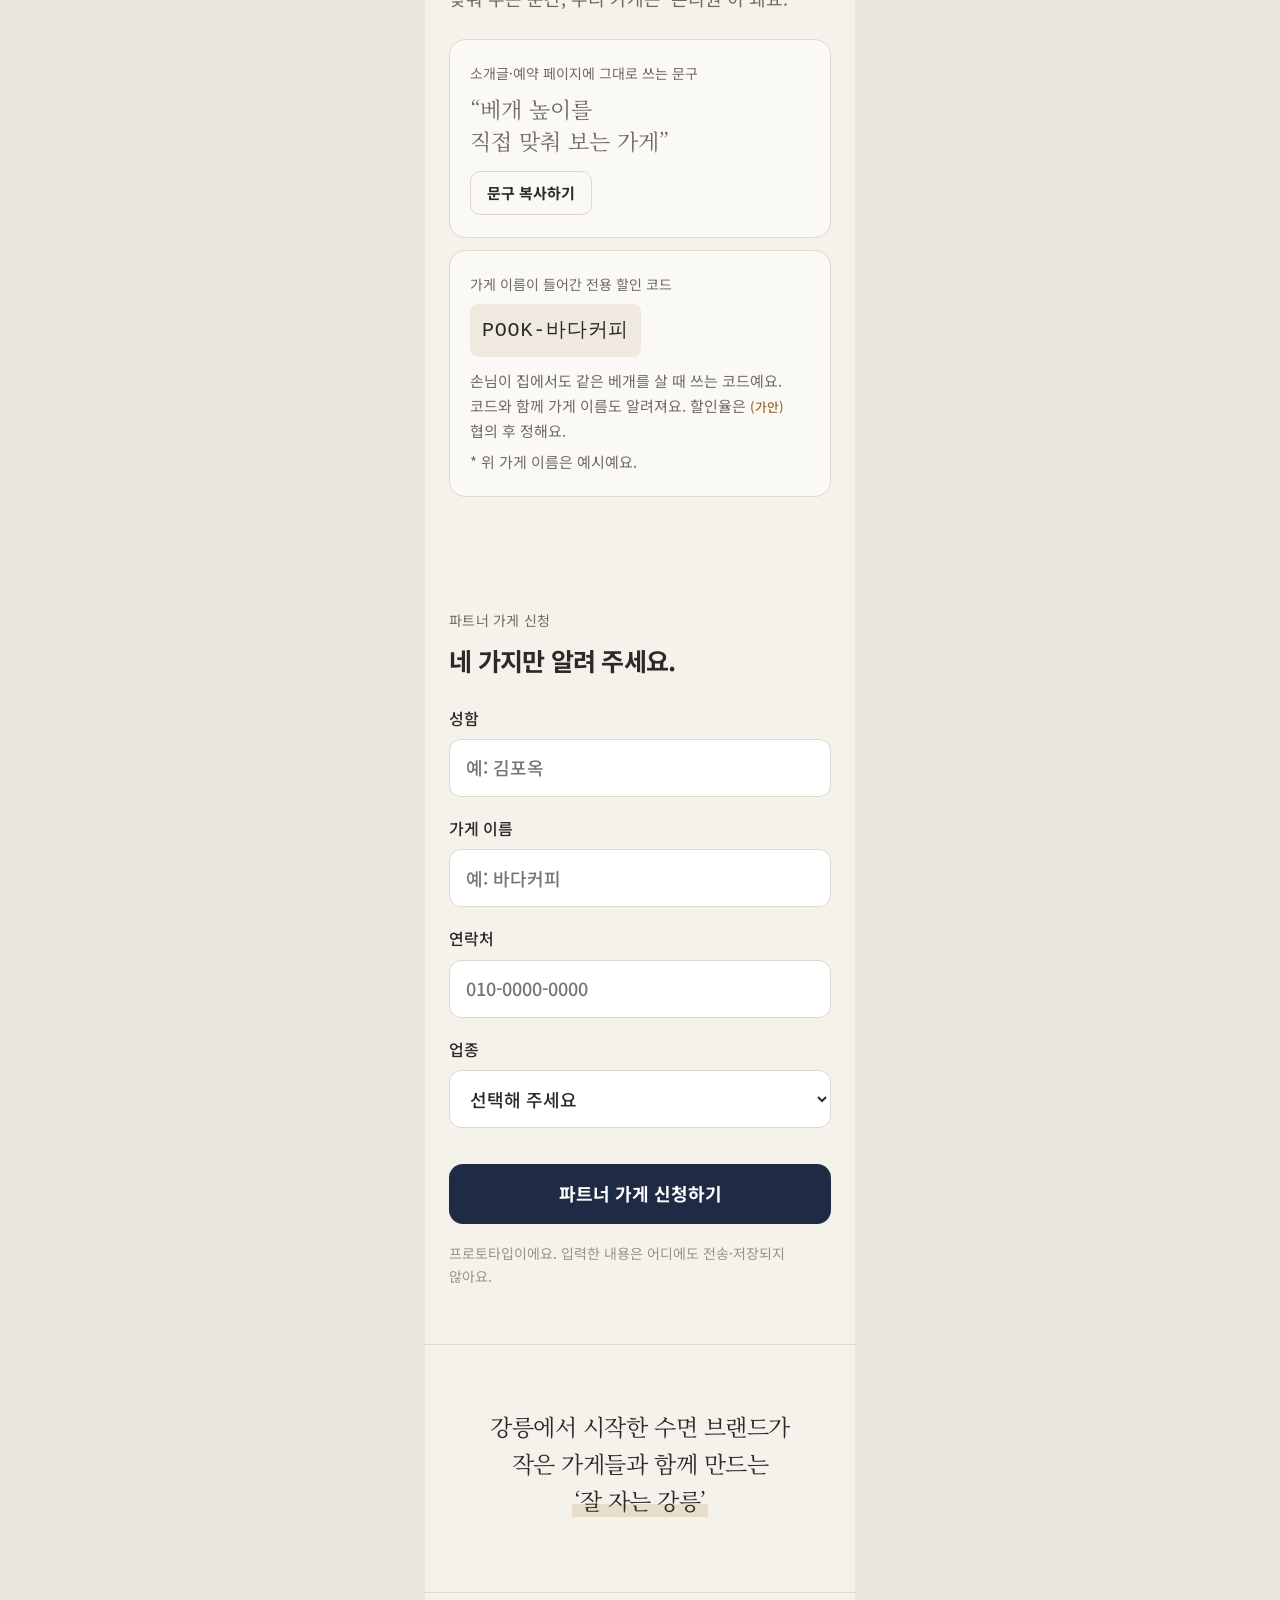
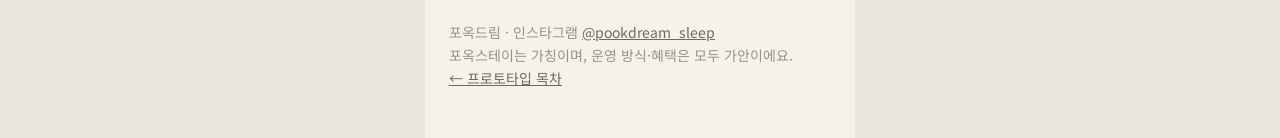
<file: partner.html>
<!doctype html>
<html lang="ko">
<head>
<meta charset="utf-8">
<meta name="viewport" content="width=device-width,initial-scale=1,viewport-fit=cover">
<title>포옥스테이 파트너 가게 제안</title>
<link rel="stylesheet" href="common.css?v=2">
<style>
  section{padding:56px 24px}
  .hero{background:var(--olive);color:#f3efe7;padding:52px 24px 0}
  .hero .eyebrow{color:#bdb6a8}
  .hero .h1{font-size:31px;margin:14px 0 18px}
  .hero .h1 b{font-weight:600;color:#fff}
  .hero .lead{color:#d6d0c4;font-size:17px}
  .hero .promise{margin-top:18px;padding:14px 16px;border:1px solid #4a4c44;border-radius:12px;font-size:17px;line-height:1.55;color:#fff}
  .hero .btn{margin:24px 0 36px;background:#f5f1eb;color:var(--navy)}
  .hero-photo{margin:0 -24px}
  .fade-top{position:relative}
  .fade-top::before{content:"";position:absolute;inset:0 0 auto 0;height:70px;background:linear-gradient(var(--olive),transparent);z-index:1}

  .num-list{list-style:none;margin-top:26px}
  .num-list li{display:grid;grid-template-columns:38px 1fr;padding:22px 0;border-top:1px solid var(--line)}
  .num-list li:last-child{border-bottom:1px solid var(--line)}
  .num-list .n{font-family:var(--serif);color:var(--faint);font-size:15px;padding-top:3px}
  .num-list b{display:block;font-size:19px;line-height:1.5;margin-bottom:4px}
  .num-list p{color:var(--sub);font-size:16px}
  .num-list .who{display:inline-block;font-size:12px;color:var(--sub);background:#efe9df;border-radius:4px;padding:0 6px;margin-bottom:4px}

  .grid4{display:grid;grid-template-columns:1fr 1fr;gap:10px;margin-top:28px}
  .grid4 figure{background:var(--paper);border-radius:12px;overflow:hidden}
  .grid4 .crop{aspect-ratio:1/1}
  .grid4 figcaption{font-size:14px;padding:10px 12px 12px;color:var(--sub);line-height:1.45}

  .flow{margin-top:36px;background:var(--paper);border:1px solid var(--line);border-radius:16px;padding:24px 20px}
  .flow-title{font-size:14px;color:var(--sub);margin-bottom:18px}
  .flow ol{list-style:none;display:grid;grid-template-columns:1fr 22px 1fr 22px 1fr;align-items:start;text-align:center}
  .flow .step svg{width:54px;height:54px;margin:0 auto 10px;display:block}
  .flow .step b{display:block;font-size:15px;line-height:1.35}
  .flow .step span{display:block;font-size:13px;color:var(--sub);margin-top:4px;line-height:1.4}
  .flow .arr{color:var(--faint);padding-top:16px;font-size:18px}
  .flow-foot{margin-top:20px;padding-top:16px;border-top:1px dashed var(--line);font-size:15px;color:var(--sub)}

  .free{background:var(--navy);color:#eef0f5}
  .free .eyebrow{color:#aeb7cc}
  .free .big{font-family:var(--serif);font-size:30px;line-height:1.4;margin:10px 0 6px}
  .free .big b{font-weight:600;color:#fff}
  .free .sub{color:#c4cbdb;font-size:17px}
  .free ul{list-style:none;margin-top:26px;border-top:1px solid #34426a}
  .free li{display:grid;grid-template-columns:1fr auto;gap:12px;padding:16px 0;border-bottom:1px solid #34426a;font-size:17px}
  .free li span{color:#aeb7cc;font-size:15px}
  .free .note{color:#9aa4bd;margin-top:16px}
  .free .tbd{color:#e0b77c}
  .steps3{list-style:none;margin-top:26px;counter-reset:s}
  .steps3 li{counter-increment:s;display:flex;gap:14px;padding:10px 0;font-size:17px}
  .steps3 li::before{content:counter(s,decimal-leading-zero);font-family:var(--serif);color:#7f8aa6;font-size:15px;padding-top:2px}

  .win{margin-top:16px;background:var(--paper);border:1px solid var(--line);border-radius:16px;padding:22px 20px}
  .win:first-of-type{margin-top:26px}
  .win-no{font-family:var(--serif);color:var(--faint);font-size:15px}
  .win h3{font-size:21px;line-height:1.4;margin:2px 0 10px}
  .win>p{font-size:16px;color:var(--sub)}
  .win>p b{color:var(--ink);font-weight:500}
  .win dl{margin-top:16px;display:grid;gap:8px}
  .win dl div{display:grid;grid-template-columns:76px 1fr;align-items:center;gap:10px}
  .win dt{font-size:13px;font-weight:700;text-align:center;border-radius:6px;padding:4px 0;background:#efe9df;color:var(--sub)}
  .win dl div:last-child dt{background:var(--navy);color:#fff}
  .win dd{font-size:16px;font-weight:500}

  .benefit{margin-top:26px;background:var(--paper);border:1px solid var(--line);border-radius:16px;padding:22px 20px}
  .benefit+.benefit{margin-top:12px}
  .benefit .k{font-size:14px;color:var(--sub)}
  .benefit .v{font-family:var(--serif);font-size:22px;line-height:1.45;margin:8px 0 14px}
  .benefit .code{font-family:ui-monospace,Consolas,monospace;font-size:20px;letter-spacing:.04em;background:#efe9df;border-radius:8px;padding:10px 12px;display:inline-block;margin:8px 0 12px}
  .benefit p{font-size:15px;color:var(--sub)}
  .mini{min-height:44px;font-size:15px;width:auto;padding:8px 16px;border-radius:10px}

  .apply{padding-bottom:56px}
  form{margin-top:26px;display:grid;gap:18px}
  label{display:grid;gap:8px;font-size:16px;font-weight:500}
  input,select{font:inherit;font-size:18px;min-height:58px;padding:12px 16px;border-radius:12px;border:1.5px solid var(--line);background:#fff;color:var(--ink);width:100%}
  input:focus,select:focus{outline:none;border-color:var(--navy)}
  .err{color:#a1452f;font-size:14px;min-height:0}
  .done .h1{margin:14px 0 14px}
  .done .links{display:grid;gap:10px;margin-top:26px}

  .closing{padding:64px 24px 72px;text-align:center;border-top:1px solid var(--line)}
  .closing p{font-family:var(--serif);font-size:23px;line-height:1.6;letter-spacing:-0.02em}
  .sticky{position:fixed;left:50%;transform:translateX(-50%);bottom:0;width:100%;max-width:430px;padding:12px 16px calc(12px + env(safe-area-inset-bottom));background:linear-gradient(transparent,var(--bg) 30%);z-index:10;transition:opacity .2s}
  .sticky.hide{opacity:0;pointer-events:none}
  footer{padding:28px 24px 48px;font-size:14px;color:var(--faint);border-top:1px solid var(--line)}
  footer a{color:var(--sub)}
</style>
</head>
<body>
<div class="app">

  <!-- ① 첫 화면 -->
  <header class="hero">
    <p class="eyebrow">숙소·카페·체험 공간 · 강릉 작은 가게 파트너 제안 · 포옥스테이<span style="opacity:.6">(가칭)</span></p>
    <h1 class="h1">손님이 직접 눕고<br>맞춰 보는 베개 체험존,<br><b>우리 가게에<br>무료로 들여 보세요.</b></h1>
    <p class="lead">높이 조절 베개 <b style="color:#fff">데일리핏</b>과 QR <b style="color:#fff">‘베개 상담’</b>으로,<br>손님이 사장님 도움 없이 스스로 높이를 맞춰요.</p>
    <p class="promise">홍보는 포옥드림이 함께해요.<br>사장님은 공간만 내어 주세요.</p>
    <a class="btn" href="#apply">파트너 가게 신청하기</a>
    <div class="hero-photo fade-top">
      <div class="crop" data-crop="11.webp 0 440 860 1180" data-alt="데일리핏 베개를 베고 편히 자는 모습"></div>
    </div>
  </header>

  <!-- ② 문제 -->
  <section>
    <p class="eyebrow">작은 가게 사장님들의 고민</p>
    <h2 class="h2" style="margin-top:10px">좋은 공간을 만들었는데,<br>알리고 남기기는 어렵잖아요.</h2>
    <div class="crop" data-crop="4.webp 0 470 860 1130" data-alt="베개를 눌러 보는 손" style="margin:26px -24px 0"></div>
    <ul class="num-list">
      <li><span class="n">01</span><div><b>우리 가게만의 체험거리가 필요해요</b><p>비슷해 보이는 가게들 사이에서, 손님이 기억하고 다시 찾을 이유를 만들기 쉽지 않아요.</p></div></li>
      <li><span class="n">02</span><div><b>홍보를 혼자 이어 가기 어려워요</b><p>반짝 알리는 건 해 볼 만해도, 꾸준히 새 이야기를 만들어 올리기는 쉽지 않아요.</p></div></li>
      <li><span class="n">03</span><div><span class="who">숙소라면</span><b>“베개 바꿔 주세요” 해도 해 드릴 게 없어요</b><p>높이별 베개를 여러 개 둘 수도 없고, 결국 수건을 접어 쓰시라고 할 수밖에 없죠.</p></div></li>
    </ul>
  </section>

  <!-- ③ 해결책 -->
  <section style="padding-top:8px">
    <p class="eyebrow">해결책</p>
    <h2 class="h2" style="margin-top:10px">베개는 하나,<br><span class="mark">높이는 손님이 직접.</span></h2>
    <p class="lead" style="margin-top:14px">데일리핏은 안에 든 시트 3장을 빼고 더해 높이를 맞추는 베개예요. 목 쪽은 따로 봉제된 넥서포트존으로 조금 더 받칠 수 있어요.</p>

    <div class="grid4">
      <figure><div class="crop" data-crop="9.webp 40 690 820 1180" data-alt="데일리핏 베개"></div><figcaption>가게에는 베개만 두면</figcaption></figure>
      <figure><div class="crop" data-crop="5.webp 0 760 534 1220" data-alt="커버를 열어 시트를 꺼내는 모습"></div><figcaption>손님이 지퍼를 열고</figcaption></figure>
      <figure><div class="crop" data-crop="7.webp 50 440 480 810" data-alt="베개 안에 겹쳐 들어간 시트 3장"></div><figcaption>시트를 한 장씩 빼거나 넣고</figcaption></figure>
      <figure><div class="crop" data-crop="11.webp 120 520 860 1180" data-alt="베개를 베고 자는 모습"></div><figcaption>내게 맞는 높이를 찾아요</figcaption></figure>
    </div>

    <div class="flow">
      <p class="flow-title">손님이 혼자 맞춰 보는 흐름</p>
      <ol>
        <li class="step">
          <svg viewBox="0 0 54 54" fill="none" stroke="#1f2a44" stroke-width="2"><rect x="7" y="7" width="40" height="40" rx="8"/><rect x="14" y="14" width="10" height="10"/><rect x="30" y="14" width="10" height="10"/><rect x="14" y="30" width="10" height="10"/><path d="M31 31h3v3h-3zM37 37h3v3h-3zM31 38h2M38 31h2"/></svg>
          <b>QR 찍기</b><span>체험존 카드를<br>폰으로</span>
        </li>
        <li class="arr" aria-hidden="true">→</li>
        <li class="step">
          <svg viewBox="0 0 54 54" fill="none" stroke="#1f2a44" stroke-width="2"><rect x="13" y="5" width="28" height="44" rx="6"/><path d="M19 17h16M19 25h16M19 33h10" stroke-linecap="round"/></svg>
          <b>베개 상담</b><span>자세·높이·목<br>세 가지 이야기</span>
        </li>
        <li class="arr" aria-hidden="true">→</li>
        <li class="step">
          <svg viewBox="0 0 54 54" fill="none" stroke="#1f2a44" stroke-width="2"><rect x="6" y="30" width="42" height="7" rx="3.5" fill="#cddff0"/><rect x="6" y="21" width="42" height="7" rx="3.5" fill="#cddff0"/><rect x="6" y="12" width="42" height="7" rx="3.5" stroke-dasharray="3 3"/><path d="M27 44v6M24 47l3 3 3-3" stroke-linecap="round"/></svg>
          <b>직접 조절</b><span>“시트 ○장”<br>안내대로 맞추기</span>
        </li>
      </ol>
      <p class="flow-foot">숙소는 객실에, 카페·체험 공간은 손님이 쉬어 가는 자리에 두면 돼요.<br><a href="guest.html?stay=%EC%86%94%ED%96%A5%EA%B8%B0%ED%8E%9C%EC%85%98" style="color:var(--navy);font-weight:500">손님 화면 미리보기 →</a></p>
    </div>
  </section>

  <!-- ④ 무료 설치 -->
  <section class="free">
    <p class="eyebrow">시작 방법</p>
    <p class="big"><b>베개 체험존<br>무료 설치</b></p>
    <p class="sub">곳당 베개 최대 10개까지, 공간에 맞춰 설치해 드려요.</p>
    <ul>
      <li>데일리핏 베개 <span>곳당 최대 10개</span></li>
      <li>QR 베개 상담 카드 <span>가게 이름 넣어 제작</span></li>
      <li>파트너 배지 <span>매장·예약 페이지용</span></li>
    </ul>
    <ol class="steps3">
      <li>아래 신청서 작성</li>
      <li>포옥드림이 연락드려 공간 확인</li>
      <li>베개 체험존 설치</li>
    </ol>
    <p class="note">설치 기간·운영 방식은 상담 후 정해요. <span class="tbd">(가안)</span></p>
  </section>

  <!-- ⑤ 협업 구조 -->
  <section>
    <p class="eyebrow">협업 구조</p>
    <h2 class="h2" style="margin-top:10px">설치하고<br>끝나지 않아요.</h2>
    <p class="lead" style="margin-top:12px">가게와 포옥드림이 <span class="mark">서로 이기는 구조 2가지</span>로 함께 가요.</p>

    <article class="win">
      <p class="win-no">01</p>
      <h3>가게를 체험 매장으로</h3>
      <p>손님이 가게에서 직접 써 보고, 마음에 들면 <b>가게 전용 할인 코드</b>로 구매해요.</p>
      <dl>
        <div><dt>가게</dt><dd>손님에게 드리는 우리 가게만의 혜택</dd></div>
        <div><dt>포옥드림</dt><dd>광고비 없는 오프라인 체험 채널</dd></div>
      </dl>
    </article>

    <article class="win">
      <p class="win-no">02</p>
      <h3>가게를 촬영 장소로</h3>
      <p>포옥드림이 가게를 <b>정기적으로 촬영</b>해 인스타그램 <b>@pookdream_sleep</b>에 소개해요. <span class="tbd">(예: 분기마다 · 가안)</span></p>
      <dl>
        <div><dt>가게</dt><dd>돈 안 드는 지속 홍보</dd></div>
        <div><dt>포옥드림</dt><dd>강릉 실사용 콘텐츠</dd></div>
      </dl>
    </article>
  </section>

  <!-- ⑥ 마케팅 혜택 -->
  <section style="padding-top:8px">
    <p class="eyebrow">마케팅 혜택</p>
    <h2 class="h2" style="margin-top:10px">비슷해 보이는 가게들 사이,<br><span class="mark">손님에게 맞춰 주는 곳.</span></h2>
    <p class="lead" style="margin-top:12px">어디든 예쁜 가게는 많아요. 손님 한 분 한 분에게 맞춰 주는 순간, 우리 가게는 ‘온리원’이 돼요.</p>

    <div class="benefit">
      <p class="k">소개글·예약 페이지에 그대로 쓰는 문구</p>
      <p class="v">“베개 높이를<br>직접 맞춰 보는 가게”</p>
      <button class="btn btn-line mini" type="button" onclick="copyText('베개 높이를 직접 맞춰 보는 가게', this)">문구 복사하기</button>
    </div>

    <div class="benefit">
      <p class="k">가게 이름이 들어간 전용 할인 코드</p>
      <span class="code">POOK-바다커피</span>
      <p>손님이 집에서도 같은 베개를 살 때 쓰는 코드예요. 코드와 함께 가게 이름도 알려져요. 할인율은 <span class="tbd">(가안)</span> 협의 후 정해요.</p>
      <p class="note" style="margin-top:6px">* 위 가게 이름은 예시예요.</p>
    </div>
  </section>

  <!-- ⑦ 신청 폼 -->
  <section class="apply" id="apply">
    <div id="formWrap">
      <p class="eyebrow">파트너 가게 신청</p>
      <h2 class="h2" style="margin-top:10px">네 가지만 알려 주세요.</h2>
      <form id="applyForm" novalidate>
        <label>성함<input name="name" autocomplete="name" placeholder="예: 김포옥" required></label>
        <label>가게 이름<input name="stay" maxlength="20" placeholder="예: 바다커피" required></label>
        <label>연락처<input name="phone" type="tel" inputmode="tel" autocomplete="tel" placeholder="010-0000-0000" required></label>
        <label>업종
          <select name="kind" required>
            <option value="">선택해 주세요</option>
            <option>숙소 (펜션·게스트하우스)</option><option>카페</option><option>체험 공간</option><option>기타</option>
          </select>
        </label>
        <p class="err" id="err" role="alert"></p>
        <button class="btn btn-navy" type="submit">파트너 가게 신청하기</button>
        <p class="note">프로토타입이에요. 입력한 내용은 어디에도 전송·저장되지 않아요.</p>
      </form>
    </div>

    <div id="doneWrap" class="done" hidden>
      <p class="eyebrow">신청 완료</p>
      <h2 class="h1"><span id="doneName"></span> 사장님,<br>신청해 주셔서 고마워요.</h2>
      <p class="lead"><b id="doneStay" style="color:var(--ink)"></b> 이름으로 손님 화면과 QR 카드를 미리 볼 수 있어요.</p>
      <div class="links">
        <a class="btn btn-navy" id="doneGuest" href="guest.html">우리 가게 손님 화면 보기</a>
        <a class="btn btn-line" id="doneCard" href="card.html">우리 가게 QR 카드 보기</a>
      </div>
      <p class="note" style="margin-top:18px">프로토타입이라 실제로 접수되지는 않았어요.</p>
    </div>
  </section>

  <!-- 마무리 -->
  <div class="closing">
    <p>강릉에서 시작한 수면 브랜드가<br>작은 가게들과 함께 만드는<br><span class="mark">‘잘 자는 강릉’</span></p>
  </div>

  <footer>
    포옥드림 · 인스타그램 <a href="#">@pookdream_sleep</a><br>
    포옥스테이는 가칭이며, 운영 방식·혜택은 모두 가안이에요.<br>
    <a href="index.html">← 프로토타입 목차</a>
  </footer>

  <div class="sticky hide" id="sticky"><a class="btn btn-navy" href="#apply">파트너 가게 신청하기</a></div>
</div>

<script src="common.js?v=2"></script>
<script>
  // 신청 폼: 저장 없이 완료 화면만
  const form = document.getElementById('applyForm');
  form.addEventListener('submit', e => {
    e.preventDefault();
    const d = Object.fromEntries(new FormData(form));
    for (const k in d) d[k] = d[k].trim();
    const err = document.getElementById('err');
    if (!d.name || !d.stay || !d.phone || !d.kind){ err.textContent = '네 칸을 모두 채워 주세요.'; return; }
    if (d.phone.replace(/\D/g,'').length < 9){ err.textContent = '연락처를 다시 확인해 주세요.'; return; }
    err.textContent = '';
    document.getElementById('doneName').textContent = d.name;
    document.getElementById('doneStay').textContent = d.stay;
    document.getElementById('doneGuest').href = withStay('guest.html', d.stay);
    document.getElementById('doneCard').href = withStay('card.html', d.stay);
    document.getElementById('formWrap').hidden = true;
    document.getElementById('doneWrap').hidden = false;
    document.getElementById('apply').scrollIntoView({behavior:'smooth'});
  });

  // 히어로 버튼이 화면 위로 지나간 뒤 ~ 신청 섹션 전까지만 하단 고정 버튼 노출
  const sticky = document.getElementById('sticky');
  const heroBtn = document.querySelector('.hero .btn'), apply = document.getElementById('apply');
  function updateSticky(){
    const pastHero = heroBtn.getBoundingClientRect().bottom < 0;
    const atApply = apply.getBoundingClientRect().top < innerHeight * 0.9;
    sticky.classList.toggle('hide', !pastHero || atApply);
  }
  addEventListener('scroll', updateSticky, {passive:true});
  addEventListener('resize', updateSticky);
  updateSticky();
</script>
</body>
</html>
</file>
<file: common.css>
/* 포옥스테이 공통 스타일 — 데일리핏 상세페이지 톤 (베이지 · 네이비) */
@import url('https://fonts.googleapis.com/css2?family=Noto+Sans+KR:wght@400;500;700&family=Noto+Serif+KR:wght@400;600&display=swap');

:root{
  --bg:#f5f1eb;        /* 상세페이지 바탕 베이지 */
  --paper:#fbf9f5;
  --ink:#2b2a27;
  --sub:#6f6a62;
  --faint:#9a9389;
  --line:#e0d8cc;
  --navy:#1f2a44;
  --navy-2:#2e3c5c;
  --olive:#30322c;     /* 상세페이지 상단 어두운 톤 */
  --sand:#e8dccb;      /* 밑줄 하이라이트 */
  --sheet:#cddff0;     /* 시트 블루 */
  --sans:'Noto Sans KR','Pretendard','Apple SD Gothic Neo','Malgun Gothic',sans-serif;
  --serif:'Noto Serif KR','Nanum Myeongjo','AppleMyungjo',serif;
}
*{box-sizing:border-box;margin:0;padding:0}
html{-webkit-text-size-adjust:100%}
body{background:#e9e4dc;color:var(--ink);font-family:var(--sans);font-size:17px;line-height:1.65;word-break:keep-all;overflow-wrap:break-word}
.app{max-width:430px;margin:0 auto;background:var(--bg);min-height:100vh;position:relative;overflow-x:hidden}
img{display:block;max-width:100%}
a{color:inherit}

.serif{font-family:var(--serif);font-weight:400;letter-spacing:-0.02em}
.eyebrow{font-size:14px;color:var(--sub);letter-spacing:.02em}
.h1{font-family:var(--serif);font-size:30px;line-height:1.42;font-weight:400;letter-spacing:-0.03em}
.h2{font-size:25px;line-height:1.45;font-weight:700;letter-spacing:-0.03em}
.lead{font-size:18px;color:var(--sub)}
.mark{background:linear-gradient(transparent 62%,var(--sand) 62%);padding:0 2px}
.ga{display:inline-block;font-size:12px;color:var(--navy-2);background:#e6e9ef;border-radius:4px;padding:0 6px;margin-left:4px;vertical-align:2px;font-weight:500;letter-spacing:0}

/* 버튼 — 엄지로 누르기 쉽게 */
.btn{display:flex;align-items:center;justify-content:center;gap:8px;width:100%;min-height:60px;padding:14px 20px;border-radius:14px;border:0;font:inherit;font-size:18px;font-weight:700;cursor:pointer;text-decoration:none;transition:transform .08s ease,background .2s}
.btn:active{transform:scale(.98)}
.btn-navy{background:var(--navy);color:#fff}
.btn-navy:hover{background:var(--navy-2)}
.btn-line{background:var(--paper);color:var(--ink);border:1.5px solid var(--line)}
.btn-ghost{background:transparent;color:var(--sub);min-height:48px;font-weight:500;font-size:16px}

/* 사진 크롭 (common.js 가 data-crop 을 읽어 배치) */
.crop{position:relative;overflow:hidden;background:#ece6dc;flex-shrink:0}
.crop>img{position:absolute;max-width:none}

hr.rule{border:0;border-top:1px solid var(--line)}
.note{font-size:14px;color:var(--faint)}
.tbd{color:#9a6b2f;font-size:.85em;font-weight:500;white-space:nowrap}
</file>
